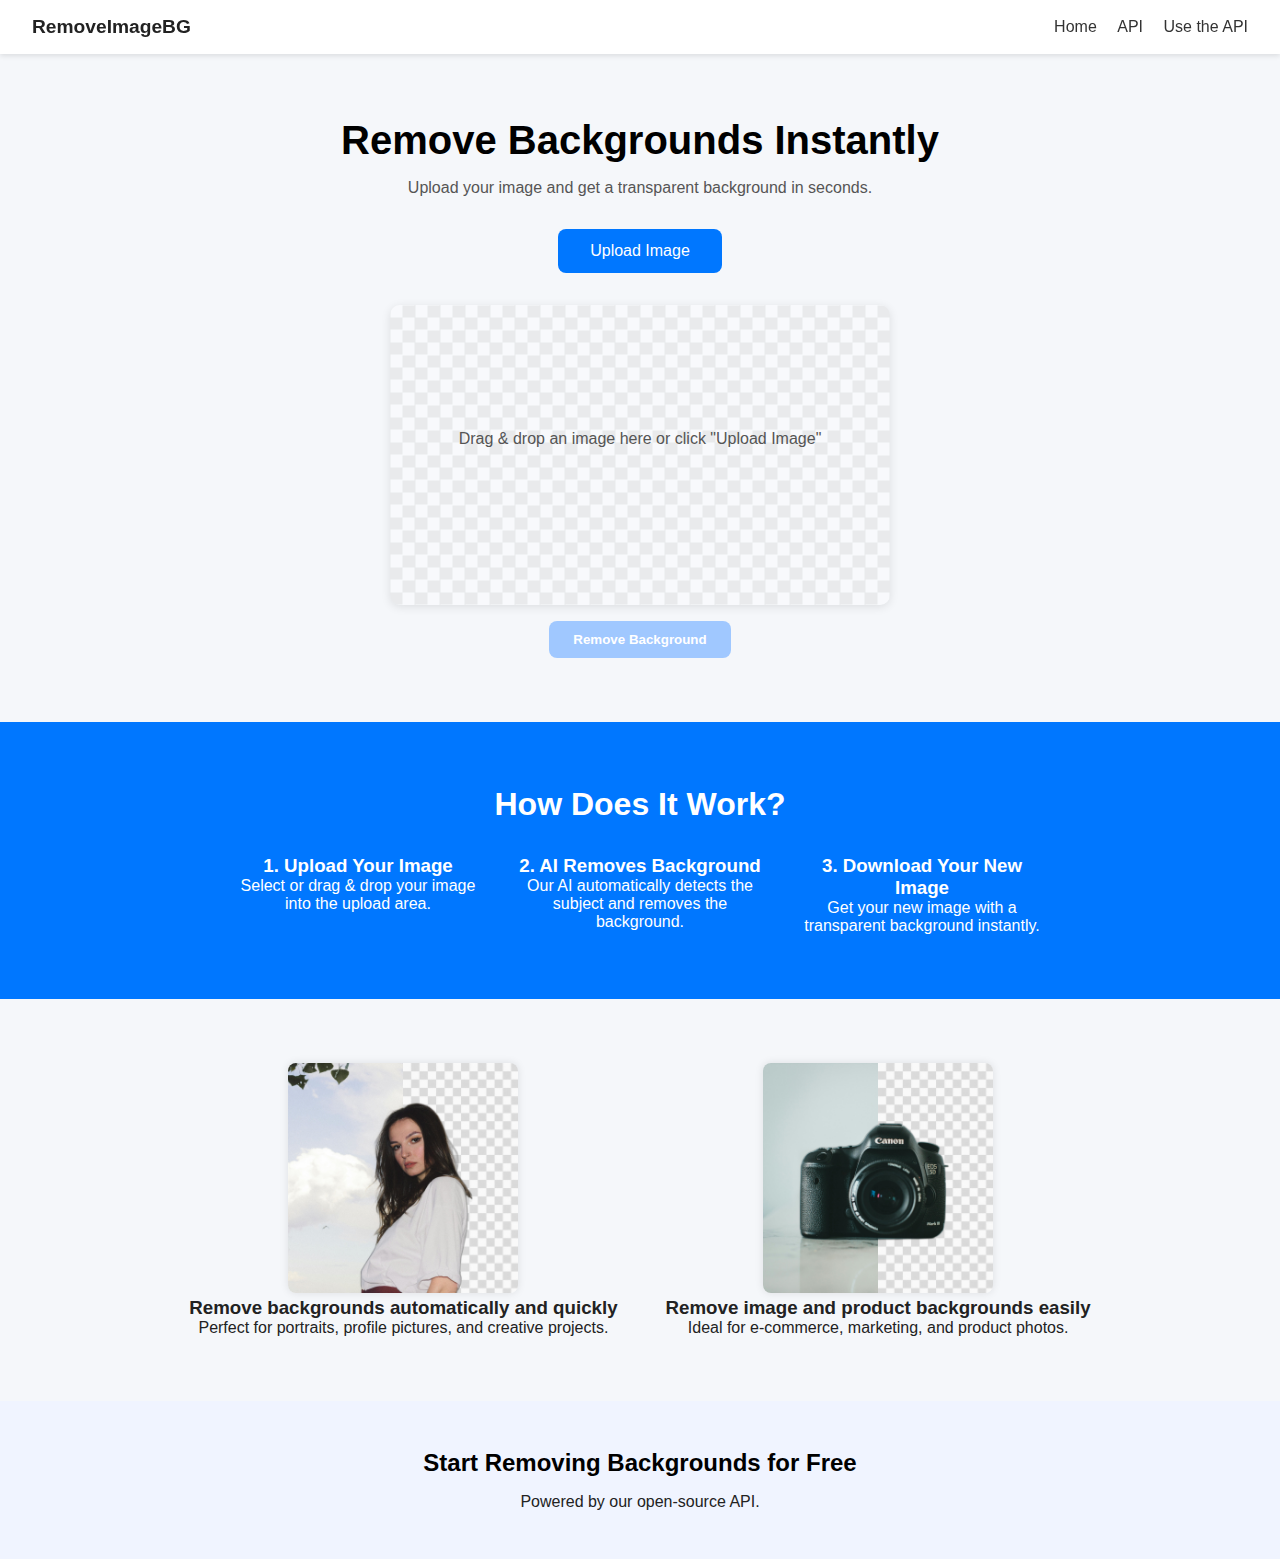
<file: frontend/index.html>
<!DOCTYPE html>
<html lang="en">
  <head>
    <meta charset="UTF-8" />
    <meta name="viewport" content="width=device-width, initial-scale=1.0" />
    <title>RemoveImageBG</title>
    <link rel="stylesheet" href="styles/main.css" />
  </head>
  <body>
    <header class="navbar">
      <div class="logo">RemoveImageBG</div>
      <div class="menu-toggle" id="menuToggle">
        <span></span>
        <span></span>
        <span></span>
      </div>
      <nav>
        <a href="index.html">Home</a>
        <a href="api.html">API</a>
        <a href="use-api.html">Use the API</a>
      </nav>
    </header>

    <section class="hero">
      <div class="hero-content">
        <h1>Remove Backgrounds Instantly</h1>
        <p>Upload your image and get a transparent background in seconds.</p>
        <div id="dropArea" class="drop-area">
          <label class="upload-btn" id="uploadLabel">
            Upload Image
            <input type="file" id="imageInput" hidden accept="image/*" />
          </label>
          <div class="preview-area" id="previewArea">
            <p>Drag & drop an image here or click "Upload Image"</p>
          </div>
          <div class="action-buttons">
            <button id="removeBtn" disabled>Remove Background</button>
            <a id="downloadBtn" style="display: none" download="result.png"
              >Download PNG</a
            >
          </div>
        </div>
      </div>
    </section>

    <section class="how-it-works">
      <h2>How Does It Work?</h2>
      <div class="steps">
        <div class="step">
          <h3>1. Upload Your Image</h3>
          <p>Select or drag & drop your image into the upload area.</p>
        </div>
        <div class="step">
          <h3>2. AI Removes Background</h3>
          <p>
            Our AI automatically detects the subject and removes the background.
          </p>
        </div>
        <div class="step">
          <h3>3. Download Your New Image</h3>
          <p>Get your new image with a transparent background instantly.</p>
        </div>
      </div>
    </section>

    <section class="showcase">
      <div class="showcase-block">
        <img
          src="assets/portrait_compare.jpg"
          alt="Portrait Before/After"
          class="showcase-img"
        />
        <h3>Remove backgrounds automatically and quickly</h3>
        <p>Perfect for portraits, profile pictures, and creative projects.</p>
      </div>
      <div class="showcase-block">
        <img
          src="assets/product_compare.jpg"
          alt="Product Before/After"
          class="showcase-img"
        />
        <h3>Remove image and product backgrounds easily</h3>
        <p>Ideal for e-commerce, marketing, and product photos.</p>
      </div>
    </section>

    <section class="cta">
      <h2>Start Removing Backgrounds for Free</h2>
      <p>Powered by our open-source API.</p>
    </section>

    <script src="js/script.js"></script>
  </body>
</html>
</file>
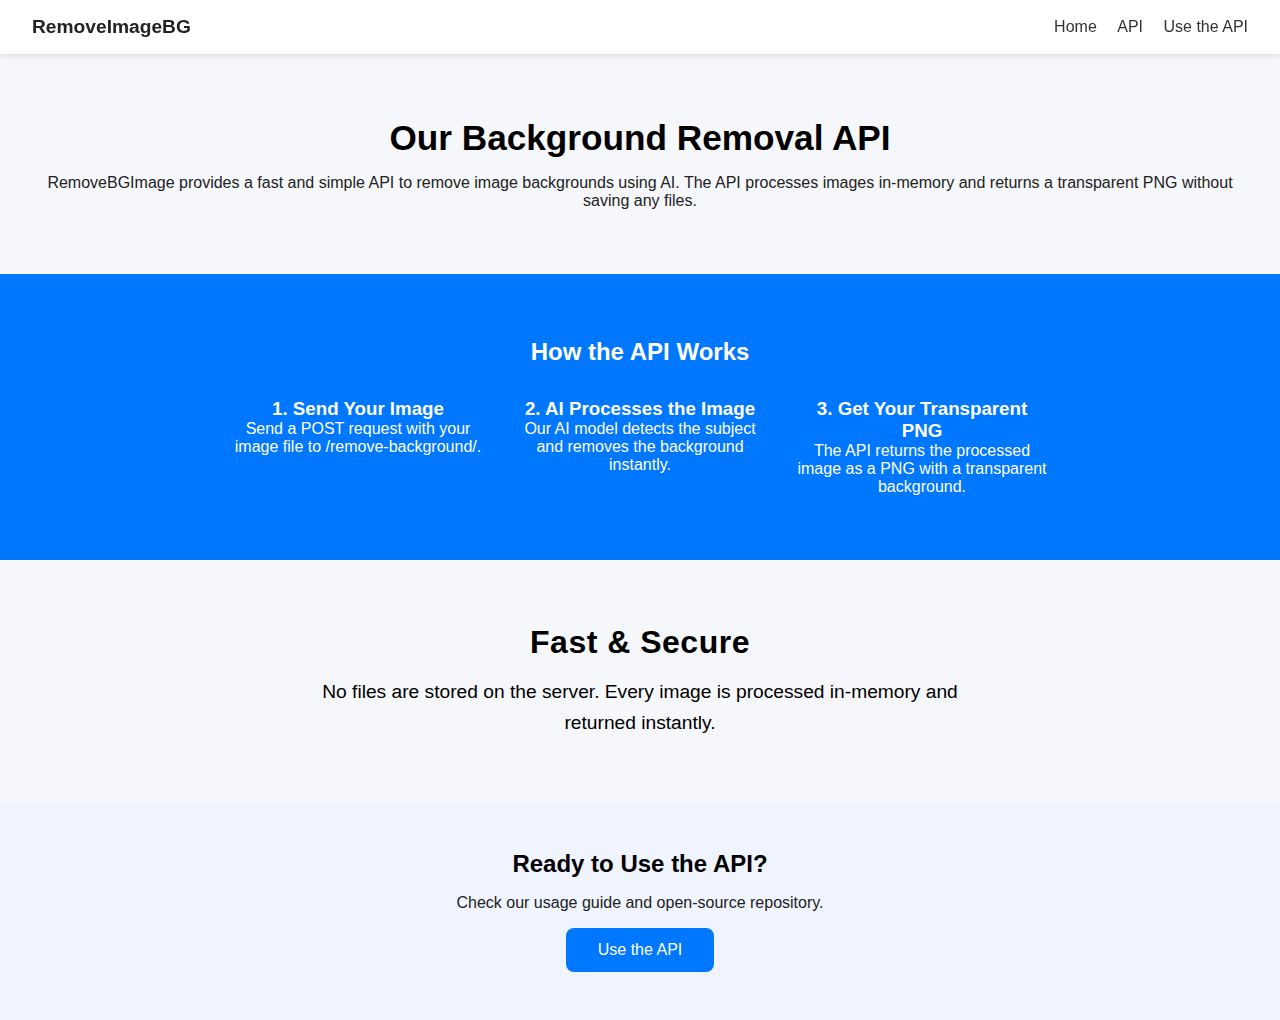
<file: frontend/api.html>
<!DOCTYPE html>
<html lang="en">
  <head>
    <meta charset="UTF-8" />
    <meta name="viewport" content="width=device-width, initial-scale=1.0" />
    <title>RemoveImageBG - API</title>
    <link rel="stylesheet" href="styles/main.css" />
  </head>
  <body>
    <header class="navbar">
      <div class="logo">RemoveImageBG</div>
      <div class="menu-toggle" id="menuToggle">
        <span></span>
        <span></span>
        <span></span>
      </div>
      <nav>
        <a href="index.html">Home</a>
        <a href="api.html" class="active">API</a>
        <a href="use-api.html">Use the API</a>
      </nav>
    </header>

    <section class="api-hero">
      <h1>Our Background Removal API</h1>
      <p>
        RemoveBGImage provides a fast and simple API to remove image backgrounds
        using AI. The API processes images in-memory and returns a transparent
        PNG without saving any files.
      </p>
    </section>

    <section class="api-how">
      <h2>How the API Works</h2>
      <div class="api-steps">
        <div class="api-step">
          <h3>1. Send Your Image</h3>
          <p>
            Send a POST request with your image file to
            <code>/remove-background/</code>.
          </p>
        </div>
        <div class="api-step">
          <h3>2. AI Processes the Image</h3>
          <p>
            Our AI model detects the subject and removes the background
            instantly.
          </p>
        </div>
        <div class="api-step">
          <h3>3. Get Your Transparent PNG</h3>
          <p>
            The API returns the processed image as a PNG with a transparent
            background.
          </p>
        </div>
      </div>
    </section>

    <section class="privacy-note">
      <h2>Fast & Secure</h2>
      <p>
        No files are stored on the server. Every image is processed in-memory
        and returned instantly.
      </p>
    </section>

    <section class="cta">
      <h2>Ready to Use the API?</h2>
      <p>Check our usage guide and open-source repository.</p>
      <a href="use-api.html" class="cta-btn">Use the API</a>
    </section>

    <script src="js/script.js"></script>
  </body>
</html>
</file>
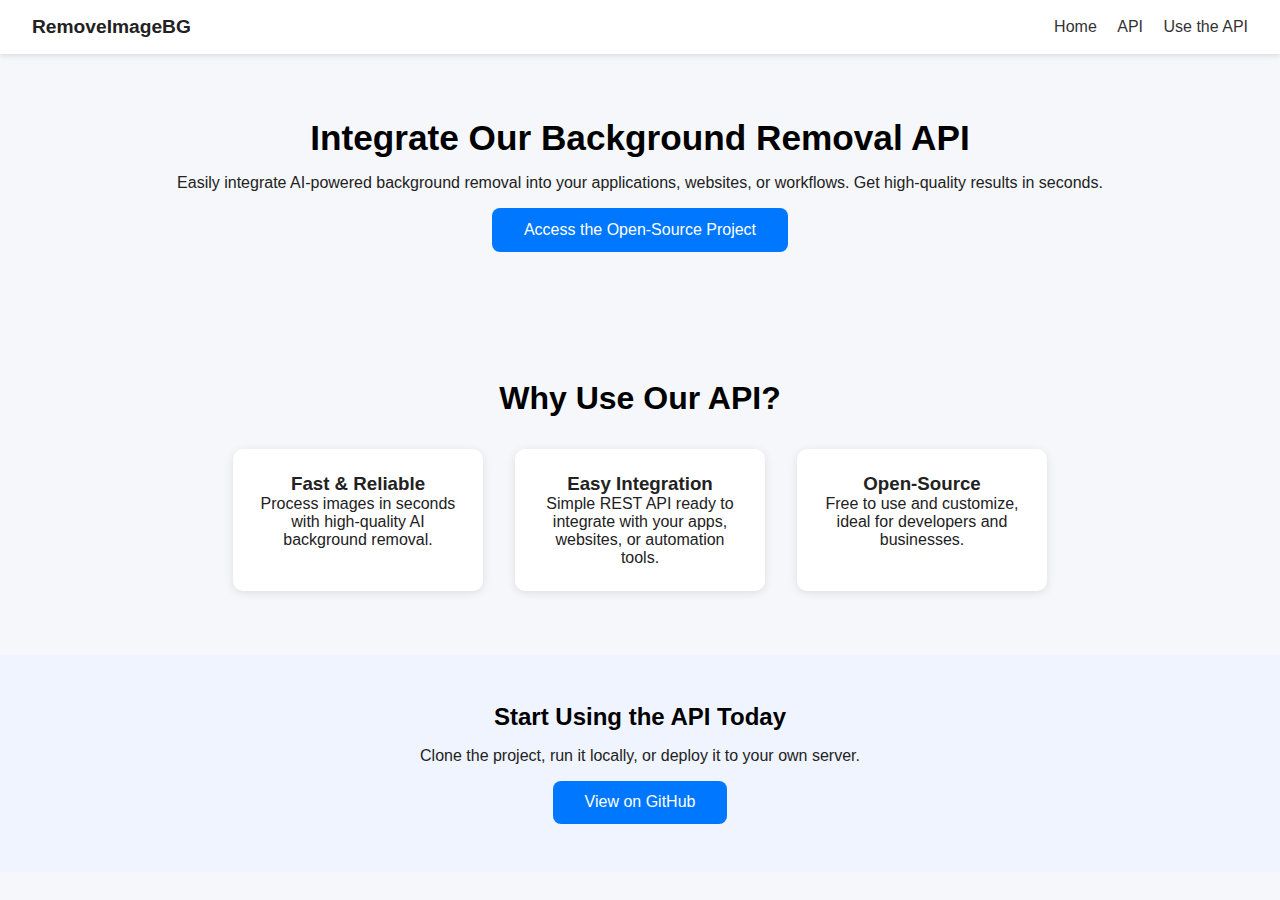
<file: frontend/use-api.html>
<!DOCTYPE html>
<html lang="en">
  <head>
    <meta charset="UTF-8" />
    <meta name="viewport" content="width=device-width, initial-scale=1.0" />
    <title>RemoveImageBG - Use the API</title>
    <link rel="stylesheet" href="styles/main.css" />
  </head>
  <body>
    <header class="navbar">
      <div class="logo">RemoveImageBG</div>
      <div class="menu-toggle" id="menuToggle">
        <span></span>
        <span></span>
        <span></span>
      </div>
      <nav>
        <a href="index.html">Home</a>
        <a href="api.html">API</a>
        <a href="use-api.html" class="active">Use the API</a>
      </nav>
    </header>

    <section class="api-hero">
      <h1>Integrate Our Background Removal API</h1>
      <p>
        Easily integrate AI-powered background removal into your applications,
        websites, or workflows. Get high-quality results in seconds.
      </p>
      <a href="..." target="_blank" class="cta-btn">
        Access the Open-Source Project
      </a>
    </section>

    <section class="benefits">
      <h2>Why Use Our API?</h2>
      <div class="benefits-grid">
        <div class="benefit">
          <h3>Fast & Reliable</h3>
          <p>
            Process images in seconds with high-quality AI background removal.
          </p>
        </div>
        <div class="benefit">
          <h3>Easy Integration</h3>
          <p>
            Simple REST API ready to integrate with your apps, websites, or
            automation tools.
          </p>
        </div>
        <div class="benefit">
          <h3>Open-Source</h3>
          <p>Free to use and customize, ideal for developers and businesses.</p>
        </div>
      </div>
    </section>

    <section class="cta">
      <h2>Start Using the API Today</h2>
      <p>Clone the project, run it locally, or deploy it to your own server.</p>
      <a href="..." target="_blank" class="cta-btn"> View on GitHub </a>
    </section>
  </body>
</html>
</file>
<file: frontend/styles/main.css>
:root {
  --bg-page: #f5f7fa;
  --bg-white: #ffffff;

  --text: #222;
  --text-dark: #000;
  --text-mid: #333;
  --text-muted: #555;

  --brand: #0077ff;
  --brand-hover: #005bcc;
  --brand-soft: rgba(0, 119, 255, 0.05);

  --success: #28a745;
  --success-hover: #218838;

  --shadow-soft: 0 2px 5px rgba(0, 0, 0, 0.1);
  --shadow-card: 0 2px 10px rgba(0, 0, 0, 0.1);
  --shadow-menu: 0 4px 12px rgba(0, 0, 0, 0.15);
}

* {
  margin: 0;
  padding: 0;
  box-sizing: border-box;
  font-family: "Segoe UI", Tahoma, Geneva, Verdana, sans-serif;
}

body {
  background-color: var(--bg-page);
  color: var(--text);
}

.navbar {
  display: flex;
  justify-content: space-between;
  align-items: center;
  padding: 1rem 2rem;
  background-color: var(--bg-white);
  box-shadow: var(--shadow-soft);
  position: sticky;
  top: 0;
}

.navbar .logo {
  font-weight: bold;
  font-size: 1.2rem;
}

.navbar nav a {
  margin-left: 1rem;
  text-decoration: none;
  color: var(--text-mid);
  transition: color 0.3s;
}
.navbar nav a:hover {
  color: var(--brand);
}

.hero {
  display: flex;
  justify-content: center;
  align-items: center;
  text-align: center;
  padding: 4rem 2rem;
}
.hero h1 {
  font-size: 2.5rem;
  margin-bottom: 1rem;
  color: var(--text-dark);
}
.hero p {
  margin-bottom: 2rem;
  color: var(--text-muted);
}

.upload-btn {
  display: inline-block;
  padding: 0.8rem 2rem;
  background-color: var(--brand);
  color: var(--bg-white);
  border-radius: 8px;
  cursor: pointer;
  transition: background 0.3s;
}
.upload-btn:hover {
  background-color: var(--brand-hover);
}

.preview-area {
  margin: 2rem auto 0;
  padding: 0;
  background: repeating-conic-gradient(
      rgba(204, 204, 204, 0.3) 0% 25%,
      rgba(255, 255, 255, 0.3) 0% 50%
    )
    50% / 25px 25px;
  border-radius: 10px;
  box-shadow: var(--shadow-card);
  width: 500px;
  height: 300px;
  display: flex;
  align-items: center;
  justify-content: center;
}
.preview-area img {
  max-width: 100%;
  max-height: 100%;
  border-radius: 8px;
}

.how-it-works {
  background-color: var(--brand);
  color: var(--bg-white);
  text-align: center;
  padding: 4rem 2rem;
}
.how-it-works h2 {
  margin-bottom: 2rem;
  font-size: 2rem;
}
.steps {
  display: flex;
  flex-wrap: wrap;
  justify-content: center;
  gap: 2rem;
}
.step {
  max-width: 250px;
}

.showcase {
  display: flex;
  justify-content: center;
  gap: 3rem;
  margin: 4rem 0;
  flex-wrap: wrap;
}
.showcase-block {
  text-align: center;
}
.showcase-img {
  width: 180px;
  margin: 0 5px;
  border-radius: 8px;
  box-shadow: 0 0 8px rgba(0, 0, 0, 0.1);
}
@media (min-width: 1024px) {
  .showcase-img {
    width: 230px;
  }
}

.cta {
  background-color: #f0f4ff;
  text-align: center;
  padding: 3rem 2rem;
}
.cta h2 {
  margin-bottom: 1rem;
  color: var(--text-dark);
}
.cta-btn {
  display: inline-block;
  margin-top: 1rem;
  padding: 0.8rem 2rem;
  background-color: var(--brand);
  color: var(--bg-white);
  border-radius: 8px;
  text-decoration: none;
  transition: background 0.3s;
}
.cta-btn:hover {
  background-color: var(--brand-hover);
}

.action-buttons {
  margin-top: 1rem;
  display: flex;
  justify-content: center;
  gap: 1rem;
}
.action-buttons button,
.action-buttons a {
  padding: 0.7rem 1.5rem;
  border: none;
  border-radius: 8px;
  cursor: pointer;
  font-weight: bold;
  transition: background 0.3s;
  text-decoration: none;
  color: var(--bg-white);
}
#removeBtn {
  background-color: var(--brand);
}
#removeBtn:disabled {
  background-color: #a0c8ff;
  cursor: not-allowed;
}
#removeBtn:hover:enabled {
  background-color: var(--brand-hover);
}
#downloadBtn {
  background-color: var(--success);
}
#downloadBtn:hover {
  background-color: var(--success-hover);
}

.drop-area {
  text-align: center;
  margin-top: 1.5rem;
  transition: background 0.3s;
}
.drop-area.dragover {
  background: var(--brand-soft);
  border-radius: 12px;
}

.api-hero {
  text-align: center;
  padding: 4rem 2rem;
  background-color: var(--bg-page);
}
.api-hero h1 {
  font-size: 2.2rem;
  margin-bottom: 1rem;
  color: var(--text-dark);
}

.api-how {
  background-color: var(--brand);
  color: var(--bg-white);
  padding: 4rem 2rem;
  text-align: center;
}
.api-how h2 {
  margin-bottom: 2rem;
}
.api-steps {
  display: flex;
  flex-wrap: wrap;
  justify-content: center;
  gap: 2rem;
}
.api-step {
  max-width: 250px;
}

.privacy-note {
  padding: 4rem 2rem;
  text-align: center;
  background: none;
}
.privacy-note h2 {
  font-size: 2rem;
  margin-bottom: 1rem;
  color: var(--text-dark);
  letter-spacing: 0.5px;
}
.privacy-note p {
  font-size: 1.2rem;
  color: var(--text-dark);
  line-height: 1.6;
  max-width: 700px;
  margin: 0 auto;
}

.benefits {
  padding: 4rem 2rem;
  text-align: center;
  background: var(--bg-page);
}
.benefits h2 {
  font-size: 2rem;
  margin-bottom: 2rem;
  color: var(--text-dark);
}
.benefits-grid {
  display: flex;
  flex-wrap: wrap;
  justify-content: center;
  gap: 2rem;
}
.benefit {
  max-width: 250px;
  background: var(--bg-white);
  padding: 1.5rem;
  border-radius: 10px;
  box-shadow: var(--shadow-card);
  transition: transform 0.3s;
}
.benefit:hover {
  transform: translateY(-5px);
}

.navbar {
  z-index: 1000;
  padding-top: calc(1rem + env(safe-area-inset-top, 0));
  padding-left: calc(2rem + env(safe-area-inset-left, 0));
  padding-right: calc(2rem + env(safe-area-inset-right, 0));
}

.menu-toggle {
  display: none;
  flex-direction: column;
  justify-content: space-between;
  width: 24px;
  height: 18px;
  cursor: pointer;
}
.menu-toggle span {
  display: block;
  height: 3px;
  background: var(--text-dark);
  border-radius: 2px;
}

@media (max-width: 768px) {
  .menu-toggle {
    display: flex;
  }

  .navbar nav {
    display: none;
    flex-direction: column;
    align-items: center;
    background: var(--bg-white);
    position: absolute;
    top: 60px;
    left: 0;
    width: 100%;
    padding: 1rem 0;
    box-shadow: var(--shadow-menu);
    gap: 1rem;
    text-align: center;
    border-radius: 0;
    z-index: 1100;
  }
  .navbar nav a {
    color: var(--text-mid);
    text-decoration: none;
    font-weight: 500;
    transition: color 0.3s;
    padding: 0.3rem 0;
  }
  .navbar nav a:hover {
    color: var(--brand);
  }
  .navbar nav.active {
    display: flex;
  }

  .hero {
    padding: 2.5rem 1rem 3.5rem;
  }
  .hero h1 {
    font-size: 2rem;
    line-height: 1.15;
    word-break: break-word;
  }
  .hero p {
    margin-bottom: 1.25rem;
  }

  .preview-area {
    width: min(300px, 90vw);
    padding: 1.25rem;
  }
  .preview-area img {
    max-width: 100%;
    height: auto;
    display: block;
  }

  .drop-area {
    padding: 0.75rem;
    min-height: 180px;
  }

  .action-buttons {
    margin-top: 0.75rem;
    padding-bottom: calc(10px + env(safe-area-inset-bottom, 0));
  }
}
</file>
